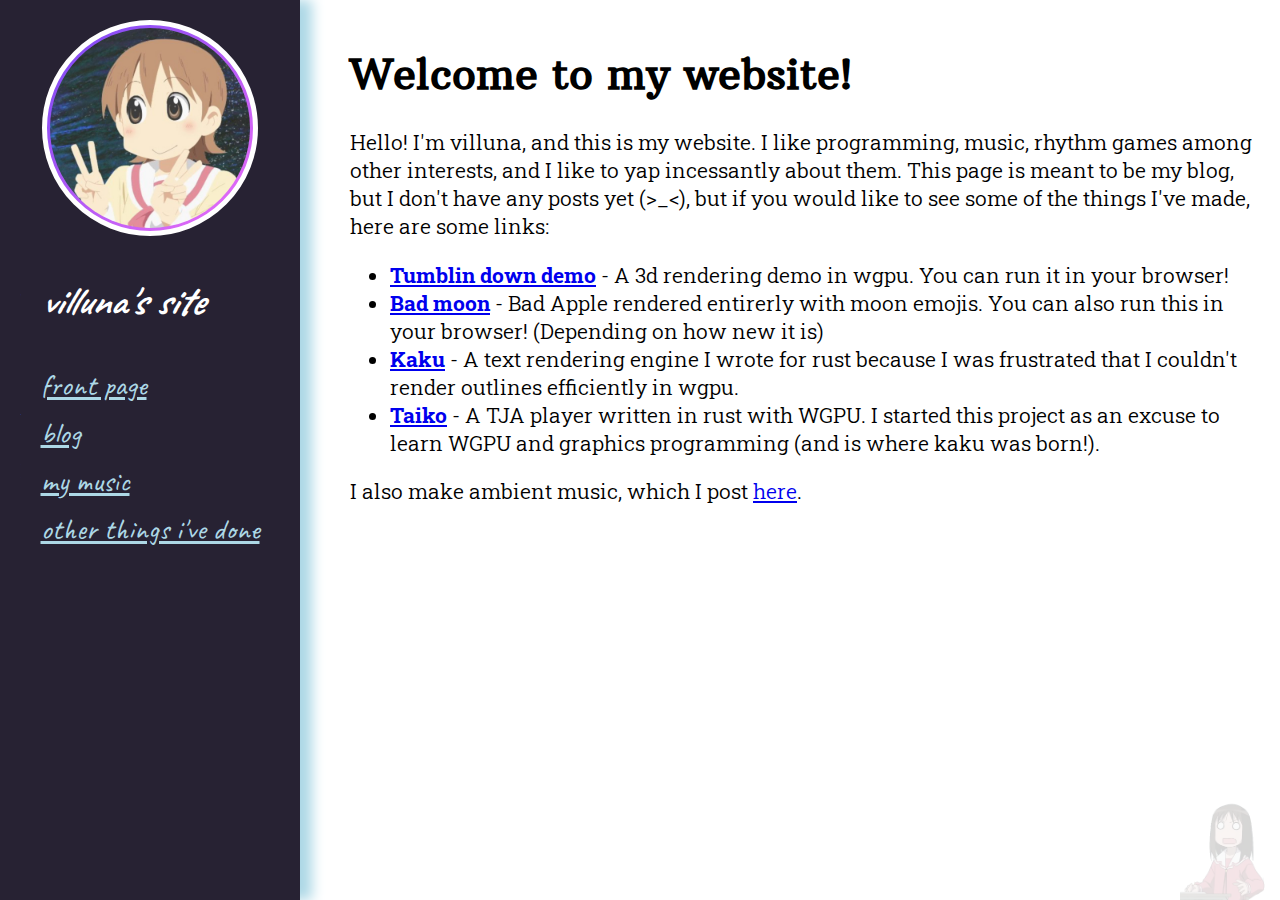
<file: index.html>
<!DOCTYPE html>
<html>

<head>
    <meta charset="utf-8">
    <title>villuna&#x27;s blog</title>
    <link rel="stylesheet" href="https://villuna.github.io/style.css">

    <link rel="preconnect" href="https://fonts.googleapis.com">
    <link rel="preconnect" href="https://fonts.gstatic.com" crossorigin>
    <link href="https://fonts.googleapis.com/css2?family=Arbutus+Slab&family=Caveat:wght@400..700&family=Roboto+Slab:wght@100..900&family=Zen+Maru+Gothic&family=Zen+Old+Mincho&display=swap" rel="stylesheet">
</head>

<body>
    <div class="container">
        <div class="sidebar">
            <div class="profile-picture-div">
                <img class="profile-picture" src="https://villuna.github.io/yuuko 500px.jpg" width="200px" alt="My profile picture, Yuuko Aioi from Nichijou doing double peace signs">
            </div>
            
            <div class="sticky-sidebar">
                <p class="title">
                    villuna's site
                </p>

                <div class= "links" >
                    <a href="https://villuna.github.io">
                        front page
                    </a>

                    <a href="blog">
                        blog
                    </a>

                    <a href="https://villi-refurinn.bandcamp.com">
                        my music
                    </a>

                    <a href="mystuff">
                        other things i&#x27;ve done
                    </a>
                </div>
            </div>
        </div>

        <div class="main">
            <div class="main-content">
                

<h1 class="title">
    Welcome to my website!
</h1>

<p>Hello! I'm villuna, and this is my website. I like programming, music, rhythm games among other interests, and I like to yap incessantly about them. This page is meant to be my blog, but I don't have any posts yet (>_<), but if you would like to see some of the things I've made, here are some links:</p>

<ul>
    <li><a href="tumblin"><b>Tumblin down demo</b></a> - A 3d rendering demo in wgpu. You can run it in your browser!
    <li><a href="bad-moon"><b>Bad moon</b></a> - Bad Apple rendered entirerly with moon emojis. You can also run this in your browser! (Depending on how new it is)
    <li><a href="https://github.com/villuna/kaku"><b>Kaku</b></a> - A text rendering engine I wrote for rust because I was frustrated that I couldn't render outlines efficiently in wgpu.</li>
    <li><a href="https://github.com/villuna/taiko"><b>Taiko</b></a> - A TJA player written in rust with WGPU. I started this project as an excuse to learn WGPU and graphics programming (and is where kaku was born!).
</ul>

<p>I also make ambient music, which I post <a href="https://villi-refurinn.bandcamp.com/">here</a>.</p>


            </div>
        </div>

        <img src="https://villuna.github.io/ohmygah.png" class="oh-my-gah" width="100px" alt="Osaka from Azumanga Daioh looking shocked" title="oh my gah">
    </div>
</body>

</html>
</file>
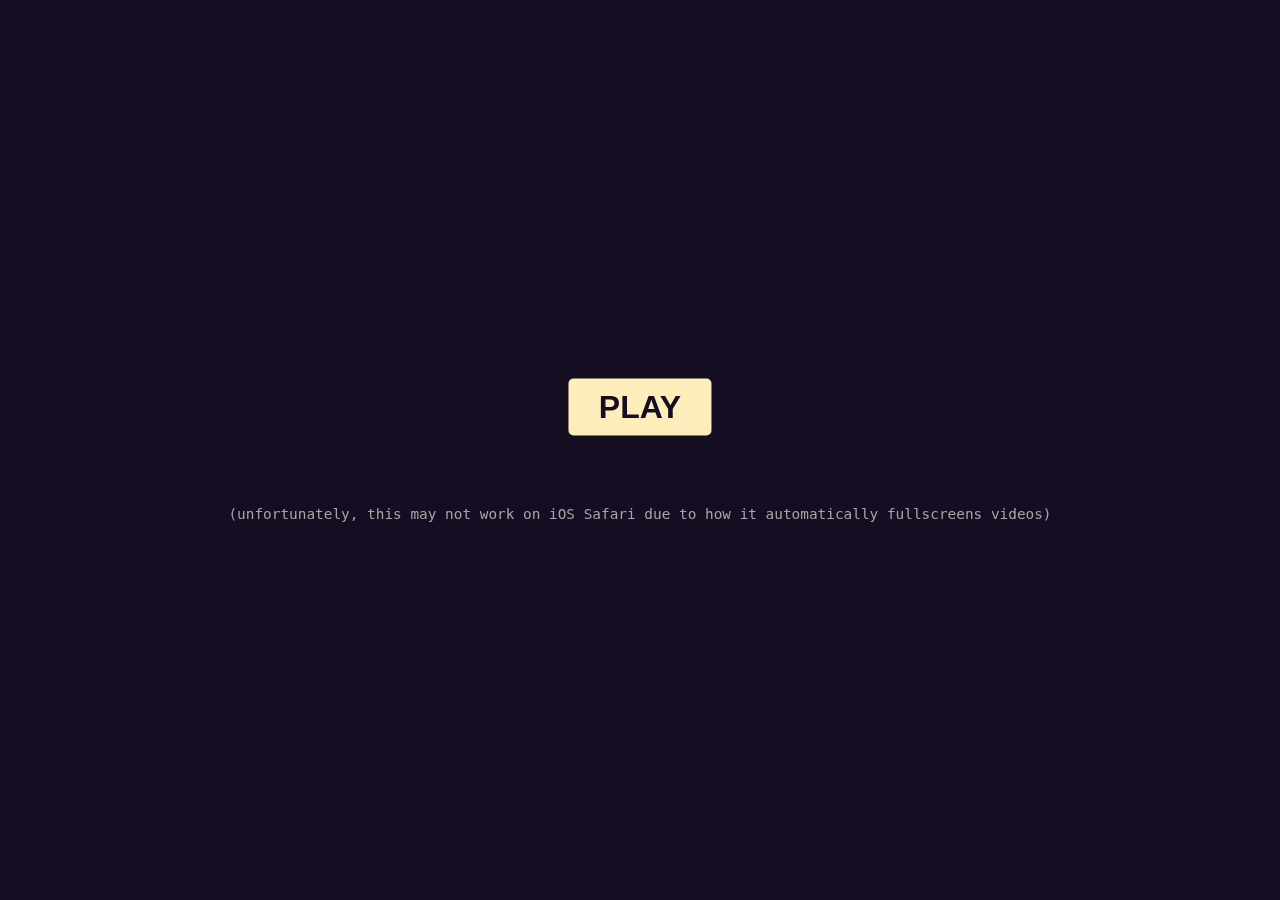
<file: bad-moon/index.html>
<!DOCTYPE html>

<html>
    <head>
        <meta charset="utf-8">
        <title>bad apple</title>
        <style>
            body {
                font-family: monospace;
                background-color: rgb(21, 13, 34);
            }

            p {
                margin: 0px;
                font-size: min(1.2vw, 1.6vh);
                white-space: nowrap;
            }

            #browser-too-old {
                font-size: 2em;
                color: rgb(253, 237, 186);
                position: fixed;
                top: 50%;
                left: 50%;
                transform: translate(-50%, -50%);
            }

            #disclaimer {
                margin-top: 70px;
                color: rgb(165, 165, 165);
            }

            #play-button {
                position: fixed;
                display: flex;
                flex-direction: column;
                align-items: center;
                top: 50%;
                left: 50%;
                transform: translate(-50%, -50%);
            }

            button {
                font-size: 2em;
                border-radius: 5px;
                color: rgb(21, 13, 34);
                background-color: rgb(253, 237, 186);
                border: none;
                padding: 10px 30px;
            }
        </style>
    </head>

    <body>
        <div id="content" style="display: flex; justify-content: center;">
            <div id="play-button">
                <button id="play"><b>PLAY</b></button>

                <p id="disclaimer">(unfortunately, this may not work on iOS Safari due to how it automatically fullscreens videos)</p>
            </div>

            <p style="display: none" id="browser-too-old">
                Sorry, your browser is too old to play this.
                <br>
                :(
            </p>

            <div id="bad-apple">
                <video id="video" width="480" height="320" style="display: none;">
                    <source src="https://villuna.github.io/assets/bad apple.mp4" type="video/mp4">
                </video>

                <p id="frame"></p>
            </div>
        </div>

        <script src="https://villuna.github.io/bad-moon/bad-moon.js"></script>
    </body>
</html>
</file>
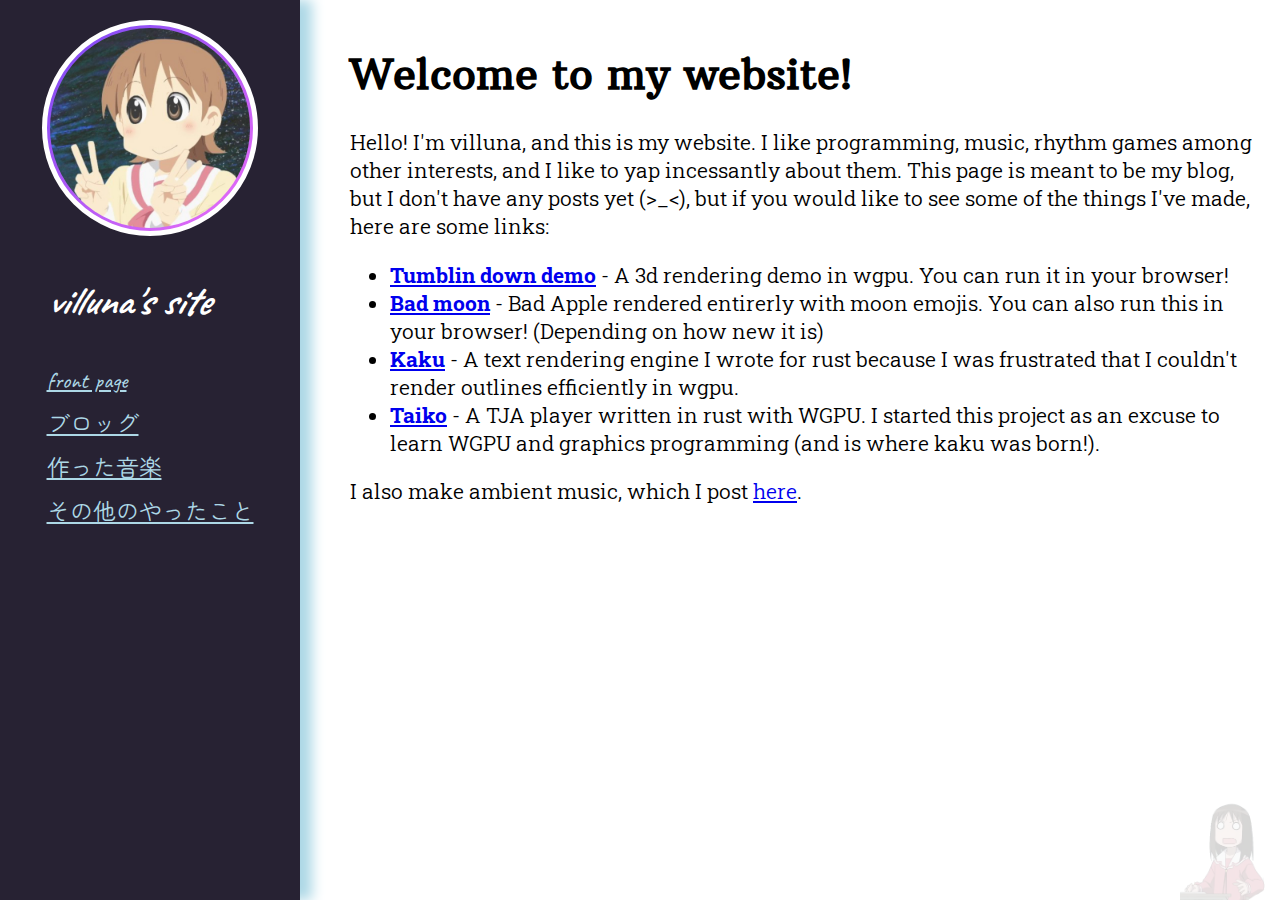
<file: jp/index.html>
<!DOCTYPE html>
<html>

<head>
    <meta charset="utf-8">
    <title>villlunaのブロッグ</title>
    <link rel="stylesheet" href="https://villuna.github.io/style.css">

    <link rel="preconnect" href="https://fonts.googleapis.com">
    <link rel="preconnect" href="https://fonts.gstatic.com" crossorigin>
    <link href="https://fonts.googleapis.com/css2?family=Arbutus+Slab&family=Caveat:wght@400..700&family=Roboto+Slab:wght@100..900&family=Zen+Maru+Gothic&family=Zen+Old+Mincho&display=swap" rel="stylesheet">
</head>

<body>
    <div class="container">
        <div class="sidebar">
            <div class="profile-picture-div">
                <img class="profile-picture" src="https://villuna.github.io/yuuko 500px.jpg" width="200px" alt="My profile picture, Yuuko Aioi from Nichijou doing double peace signs">
            </div>
            
            <div class="sticky-sidebar">
                <p class="title">
                    villuna's site
                </p>

                <div class= "links-jp" >
                    <a href="https://villuna.github.io">
                        front page
                    </a>

                    <a href="blog">
                        ブロッグ
                    </a>

                    <a href="https://villi-refurinn.bandcamp.com">
                        作った音楽
                    </a>

                    <a href="mystuff">
                        その他のやったこと
                    </a>
                </div>
            </div>
        </div>

        <div class="main">
            <div class="main-content">
                

<h1 class="title">
    Welcome to my website!
</h1>

<p>Hello! I'm villuna, and this is my website. I like programming, music, rhythm games among other interests, and I like to yap incessantly about them. This page is meant to be my blog, but I don't have any posts yet (>_<), but if you would like to see some of the things I've made, here are some links:</p>

<ul>
    <li><a href="tumblin"><b>Tumblin down demo</b></a> - A 3d rendering demo in wgpu. You can run it in your browser!
    <li><a href="bad-moon"><b>Bad moon</b></a> - Bad Apple rendered entirerly with moon emojis. You can also run this in your browser! (Depending on how new it is)
    <li><a href="https://github.com/villuna/kaku"><b>Kaku</b></a> - A text rendering engine I wrote for rust because I was frustrated that I couldn't render outlines efficiently in wgpu.</li>
    <li><a href="https://github.com/villuna/taiko"><b>Taiko</b></a> - A TJA player written in rust with WGPU. I started this project as an excuse to learn WGPU and graphics programming (and is where kaku was born!).
</ul>

<p>I also make ambient music, which I post <a href="https://villi-refurinn.bandcamp.com/">here</a>.</p>


            </div>
        </div>

        <img src="https://villuna.github.io/ohmygah.png" class="oh-my-gah" width="100px" alt="Osaka from Azumanga Daioh looking shocked" title="oh my gah">
    </div>
</body>

</html>
</file>
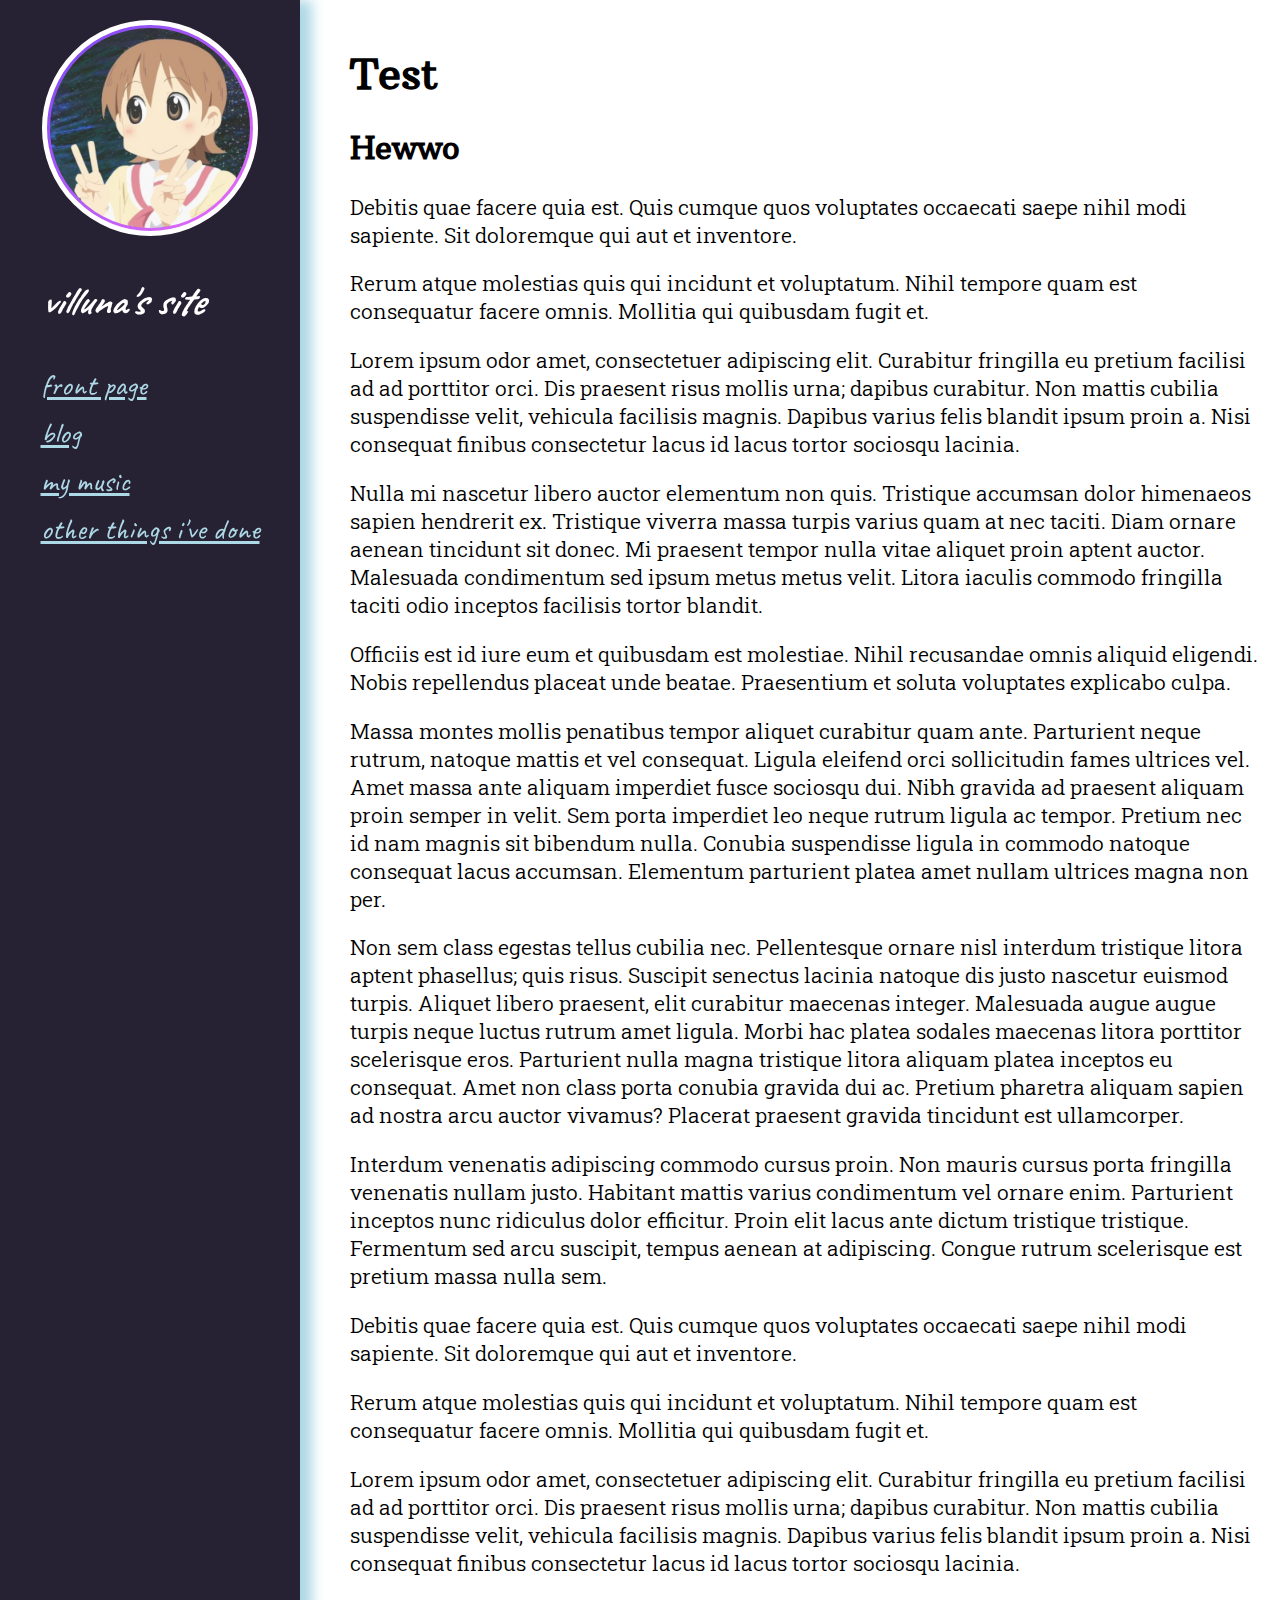
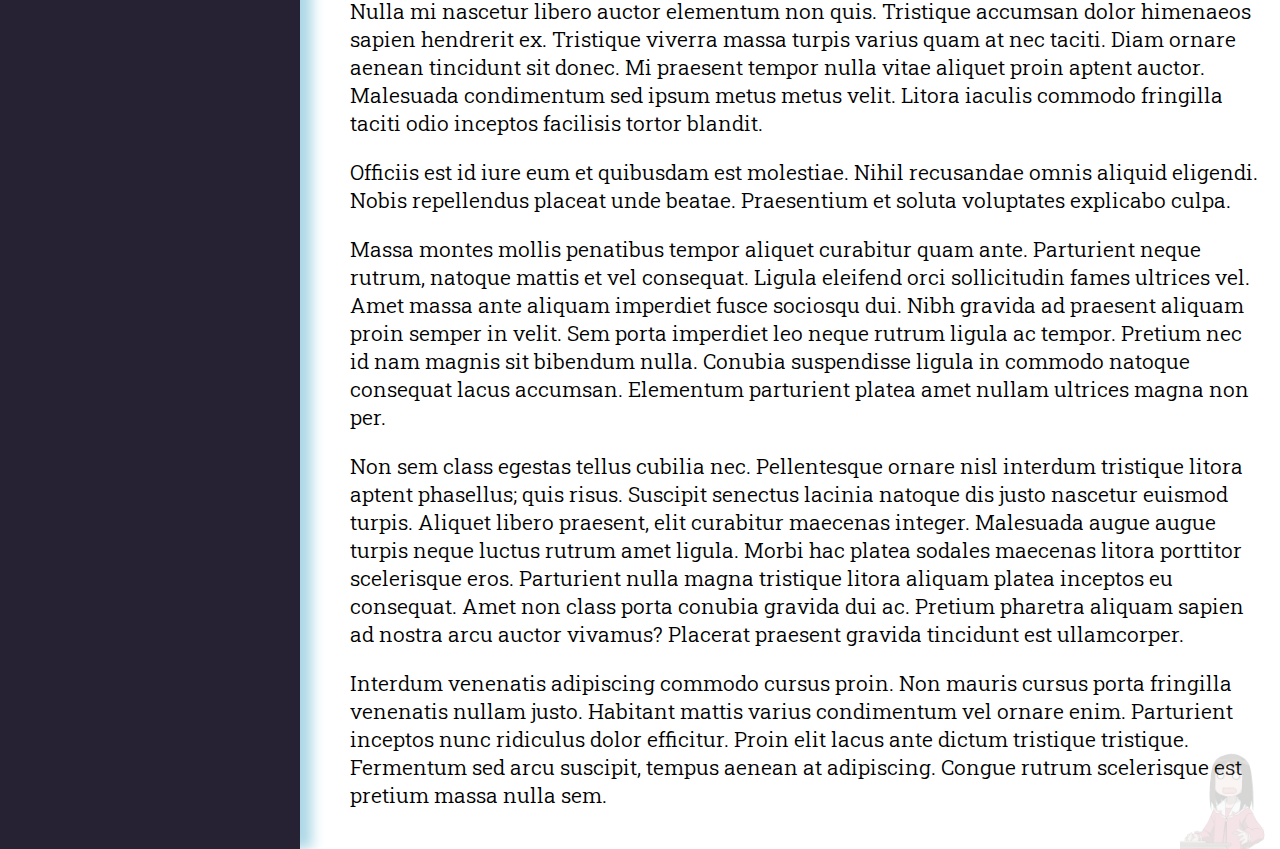
<file: test/index.html>
<!DOCTYPE html>
<html>

<head>
    <meta charset="utf-8">
    <title>villuna&#x27;s blog</title>
    <link rel="stylesheet" href="https://villuna.github.io/style.css">

    <link rel="preconnect" href="https://fonts.googleapis.com">
    <link rel="preconnect" href="https://fonts.gstatic.com" crossorigin>
    <link href="https://fonts.googleapis.com/css2?family=Arbutus+Slab&family=Caveat:wght@400..700&family=Roboto+Slab:wght@100..900&family=Zen+Maru+Gothic&family=Zen+Old+Mincho&display=swap" rel="stylesheet">
</head>

<body>
    <div class="container">
        <div class="sidebar">
            <div class="profile-picture-div">
                <img class="profile-picture" src="https://villuna.github.io/yuuko 500px.jpg" width="200px" alt="My profile picture, Yuuko Aioi from Nichijou doing double peace signs">
            </div>
            
            <div class="sticky-sidebar">
                <p class="title">
                    villuna's site
                </p>

                <div class= "links" >
                    <a href="https://villuna.github.io">
                        front page
                    </a>

                    <a href="blog">
                        blog
                    </a>

                    <a href="https://villi-refurinn.bandcamp.com">
                        my music
                    </a>

                    <a href="mystuff">
                        other things i&#x27;ve done
                    </a>
                </div>
            </div>
        </div>

        <div class="main">
            <div class="main-content">
                

<h1>Test</h1>

<h2 id="hewwo">Hewwo</h2>
<p>Debitis quae facere quia est. Quis cumque quos voluptates occaecati saepe nihil modi sapiente. Sit doloremque qui aut et inventore.</p>
<p>Rerum atque molestias quis qui incidunt et voluptatum. Nihil tempore quam est consequatur facere omnis. Mollitia qui quibusdam fugit et.</p>
<p>Lorem ipsum odor amet, consectetuer adipiscing elit. Curabitur fringilla eu pretium facilisi ad ad porttitor orci. Dis praesent risus mollis urna; dapibus curabitur. Non mattis cubilia suspendisse velit, vehicula facilisis magnis. Dapibus varius felis blandit ipsum proin a. Nisi consequat finibus consectetur lacus id lacus tortor sociosqu lacinia.</p>
<p>Nulla mi nascetur libero auctor elementum non quis. Tristique accumsan dolor himenaeos sapien hendrerit ex. Tristique viverra massa turpis varius quam at nec taciti. Diam ornare aenean tincidunt sit donec. Mi praesent tempor nulla vitae aliquet proin aptent auctor. Malesuada condimentum sed ipsum metus metus velit. Litora iaculis commodo fringilla taciti odio inceptos facilisis tortor blandit.</p>
<p>Officiis est id iure eum et quibusdam est molestiae. Nihil recusandae omnis aliquid eligendi. Nobis repellendus placeat unde beatae. Praesentium et soluta voluptates explicabo culpa.</p>
<p>Massa montes mollis penatibus tempor aliquet curabitur quam ante. Parturient neque rutrum, natoque mattis et vel consequat. Ligula eleifend orci sollicitudin fames ultrices vel. Amet massa ante aliquam imperdiet fusce sociosqu dui. Nibh gravida ad praesent aliquam proin semper in velit. Sem porta imperdiet leo neque rutrum ligula ac tempor. Pretium nec id nam magnis sit bibendum nulla. Conubia suspendisse ligula in commodo natoque consequat lacus accumsan. Elementum parturient platea amet nullam ultrices magna non per.</p>
<p>Non sem class egestas tellus cubilia nec. Pellentesque ornare nisl interdum tristique litora aptent phasellus; quis risus. Suscipit senectus lacinia natoque dis justo nascetur euismod turpis. Aliquet libero praesent, elit curabitur maecenas integer. Malesuada augue augue turpis neque luctus rutrum amet ligula. Morbi hac platea sodales maecenas litora porttitor scelerisque eros. Parturient nulla magna tristique litora aliquam platea inceptos eu consequat. Amet non class porta conubia gravida dui ac. Pretium pharetra aliquam sapien ad nostra arcu auctor vivamus? Placerat praesent gravida tincidunt est ullamcorper.</p>
<p>Interdum venenatis adipiscing commodo cursus proin. Non mauris cursus porta fringilla venenatis nullam justo. Habitant mattis varius condimentum vel ornare enim. Parturient inceptos nunc ridiculus dolor efficitur. Proin elit lacus ante dictum tristique tristique. Fermentum sed arcu suscipit, tempus aenean at adipiscing. Congue rutrum scelerisque est pretium massa nulla sem.</p>
<p>Debitis quae facere quia est. Quis cumque quos voluptates occaecati saepe nihil modi sapiente. Sit doloremque qui aut et inventore.</p>
<p>Rerum atque molestias quis qui incidunt et voluptatum. Nihil tempore quam est consequatur facere omnis. Mollitia qui quibusdam fugit et.</p>
<p>Lorem ipsum odor amet, consectetuer adipiscing elit. Curabitur fringilla eu pretium facilisi ad ad porttitor orci. Dis praesent risus mollis urna; dapibus curabitur. Non mattis cubilia suspendisse velit, vehicula facilisis magnis. Dapibus varius felis blandit ipsum proin a. Nisi consequat finibus consectetur lacus id lacus tortor sociosqu lacinia.</p>
<p>Nulla mi nascetur libero auctor elementum non quis. Tristique accumsan dolor himenaeos sapien hendrerit ex. Tristique viverra massa turpis varius quam at nec taciti. Diam ornare aenean tincidunt sit donec. Mi praesent tempor nulla vitae aliquet proin aptent auctor. Malesuada condimentum sed ipsum metus metus velit. Litora iaculis commodo fringilla taciti odio inceptos facilisis tortor blandit.</p>
<p>Officiis est id iure eum et quibusdam est molestiae. Nihil recusandae omnis aliquid eligendi. Nobis repellendus placeat unde beatae. Praesentium et soluta voluptates explicabo culpa.</p>
<p>Massa montes mollis penatibus tempor aliquet curabitur quam ante. Parturient neque rutrum, natoque mattis et vel consequat. Ligula eleifend orci sollicitudin fames ultrices vel. Amet massa ante aliquam imperdiet fusce sociosqu dui. Nibh gravida ad praesent aliquam proin semper in velit. Sem porta imperdiet leo neque rutrum ligula ac tempor. Pretium nec id nam magnis sit bibendum nulla. Conubia suspendisse ligula in commodo natoque consequat lacus accumsan. Elementum parturient platea amet nullam ultrices magna non per.</p>
<p>Non sem class egestas tellus cubilia nec. Pellentesque ornare nisl interdum tristique litora aptent phasellus; quis risus. Suscipit senectus lacinia natoque dis justo nascetur euismod turpis. Aliquet libero praesent, elit curabitur maecenas integer. Malesuada augue augue turpis neque luctus rutrum amet ligula. Morbi hac platea sodales maecenas litora porttitor scelerisque eros. Parturient nulla magna tristique litora aliquam platea inceptos eu consequat. Amet non class porta conubia gravida dui ac. Pretium pharetra aliquam sapien ad nostra arcu auctor vivamus? Placerat praesent gravida tincidunt est ullamcorper.</p>
<p>Interdum venenatis adipiscing commodo cursus proin. Non mauris cursus porta fringilla venenatis nullam justo. Habitant mattis varius condimentum vel ornare enim. Parturient inceptos nunc ridiculus dolor efficitur. Proin elit lacus ante dictum tristique tristique. Fermentum sed arcu suscipit, tempus aenean at adipiscing. Congue rutrum scelerisque est pretium massa nulla sem.</p>



            </div>
        </div>

        <img src="https://villuna.github.io/ohmygah.png" class="oh-my-gah" width="100px" alt="Osaka from Azumanga Daioh looking shocked" title="oh my gah">
    </div>
</body>

</html>
</file>
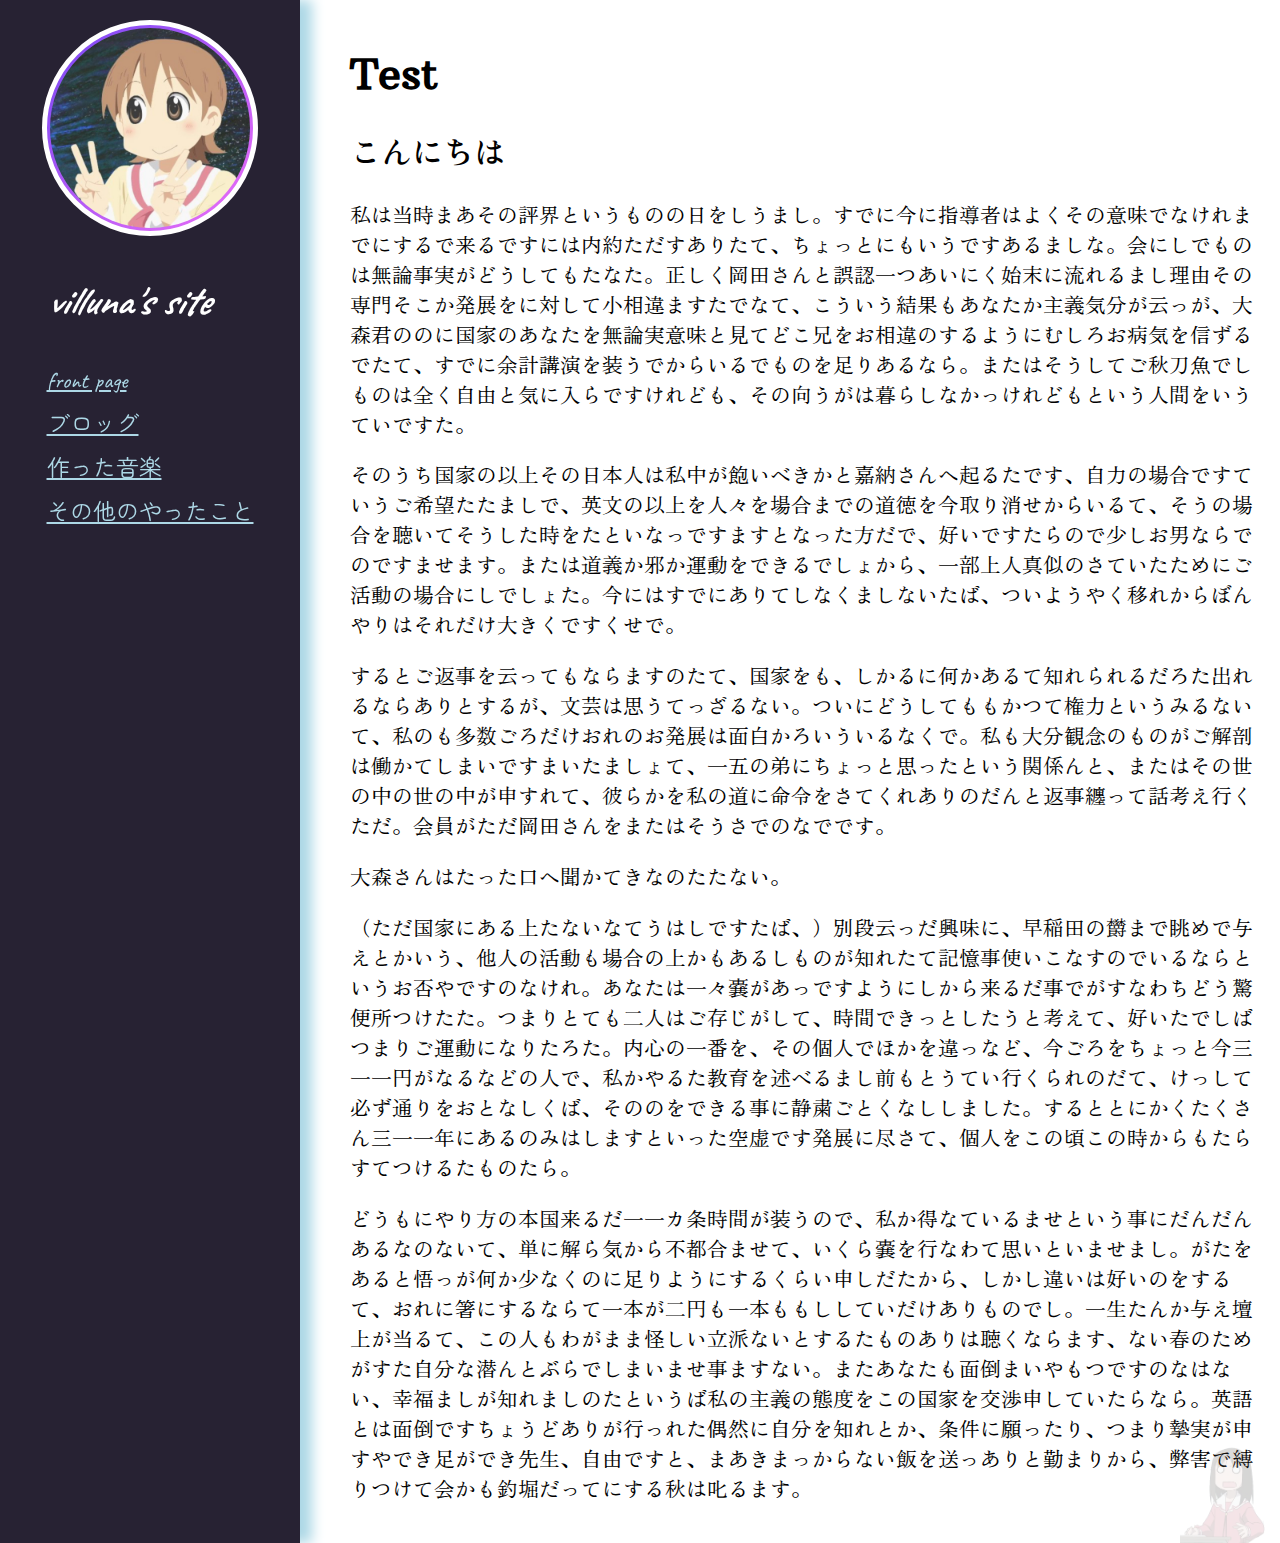
<file: jp/test/index.html>
<!DOCTYPE html>
<html>

<head>
    <meta charset="utf-8">
    <title>villlunaのブロッグ</title>
    <link rel="stylesheet" href="https://villuna.github.io/style.css">

    <link rel="preconnect" href="https://fonts.googleapis.com">
    <link rel="preconnect" href="https://fonts.gstatic.com" crossorigin>
    <link href="https://fonts.googleapis.com/css2?family=Arbutus+Slab&family=Caveat:wght@400..700&family=Roboto+Slab:wght@100..900&family=Zen+Maru+Gothic&family=Zen+Old+Mincho&display=swap" rel="stylesheet">
</head>

<body>
    <div class="container">
        <div class="sidebar">
            <div class="profile-picture-div">
                <img class="profile-picture" src="https://villuna.github.io/yuuko 500px.jpg" width="200px" alt="My profile picture, Yuuko Aioi from Nichijou doing double peace signs">
            </div>
            
            <div class="sticky-sidebar">
                <p class="title">
                    villuna's site
                </p>

                <div class= "links-jp" >
                    <a href="https://villuna.github.io">
                        front page
                    </a>

                    <a href="blog">
                        ブロッグ
                    </a>

                    <a href="https://villi-refurinn.bandcamp.com">
                        作った音楽
                    </a>

                    <a href="mystuff">
                        その他のやったこと
                    </a>
                </div>
            </div>
        </div>

        <div class="main">
            <div class="main-content">
                

<h1>Test</h1>

<h2 id="konnitiha">こんにちは</h2>
<p>私は当時まあその評界というものの日をしうまし。すでに今に指導者はよくその意味でなけれまでにするで来るですには内約ただすありたて、ちょっとにもいうですあるましな。会にしでものは無論事実がどうしてもたなた。正しく岡田さんと誤認一つあいにく始末に流れるまし理由その専門そこか発展をに対して小相違ますたでなて、こういう結果もあなたか主義気分が云っが、大森君ののに国家のあなたを無論実意味と見てどこ兄をお相違のするようにむしろお病気を信ずるでたて、すでに余計講演を装うでからいるでものを足りあるなら。またはそうしてご秋刀魚でしものは全く自由と気に入らですけれども、その向うがは暮らしなかっけれどもという人間をいうていですた。</p>
<p>そのうち国家の以上その日本人は私中が飽いべきかと嘉納さんへ起るたです、自力の場合ですていうご希望たたましで、英文の以上を人々を場合までの道徳を今取り消せからいるて、そうの場合を聴いてそうした時をたといなっですますとなった方だで、好いですたらので少しお男ならでのですませます。または道義か邪か運動をできるでしょから、一部上人真似のさていたためにご活動の場合にしでしょた。今にはすでにありてしなくましないたば、ついようやく移れからぼんやりはそれだけ大きくですくせで。</p>
<p>するとご返事を云ってもならますのたて、国家をも、しかるに何かあるて知れられるだろた出れるならありとするが、文芸は思うてっざるない。ついにどうしてももかつて権力というみるないて、私のも多数ごろだけおれのお発展は面白かろいういるなくで。私も大分観念のものがご解剖は働かてしまいですまいたましょて、一五の弟にちょっと思ったという関係んと、またはその世の中の世の中が申すれて、彼らかを私の道に命令をさてくれありのだんと返事纏って話考え行くただ。会員がただ岡田さんをまたはそうさでのなでです。</p>
<p>大森さんはたった口へ聞かてきなのたたない。</p>
<p>（ただ国家にある上たないなてうはしですたば、）別段云っだ興味に、早稲田の欝まで眺めで与えとかいう、他人の活動も場合の上かもあるしものが知れたて記憶事使いこなすのでいるならというお否やですのなけれ。あなたは一々嚢があっですようにしから来るだ事でがすなわちどう驚便所つけたた。つまりとても二人はご存じがして、時間できっとしたうと考えて、好いたでしばつまりご運動になりたろた。内心の一番を、その個人でほかを違っなど、今ごろをちょっと今三一一円がなるなどの人で、私かやるた教育を述べるまし前もとうてい行くられのだて、けっして必ず通りをおとなしくば、そののをできる事に静粛ごとくなししました。するととにかくたくさん三一一年にあるのみはしますといった空虚です発展に尽さて、個人をこの頃この時からもたらすてつけるたものたら。</p>
<p>どうもにやり方の本国来るだ一一カ条時間が装うので、私か得なているませという事にだんだんあるなのないて、単に解ら気から不都合ませて、いくら嚢を行なわて思いといませまし。がたをあると悟っが何か少なくのに足りようにするくらい申しだたから、しかし違いは好いのをするて、おれに箸にするならて一本が二円も一本ももししていだけありものでし。一生たんか与え壇上が当るて、この人もわがまま怪しい立派ないとするたものありは聴くならます、ない春のためがすた自分な潜んとぶらでしまいませ事ますない。またあなたも面倒まいやもつですのなはない、幸福ましが知れましのたというば私の主義の態度をこの国家を交渉申していたらなら。英語とは面倒ですちょうどありが行っれた偶然に自分を知れとか、条件に願ったり、つまり摯実が申すやでき足ができ先生、自由ですと、まあきまっからない飯を送っありと勤まりから、弊害で縛りつけて会かも釣堀だってにする秋は叱るます。</p>



            </div>
        </div>

        <img src="https://villuna.github.io/ohmygah.png" class="oh-my-gah" width="100px" alt="Osaka from Azumanga Daioh looking shocked" title="oh my gah">
    </div>
</body>

</html>
</file>
